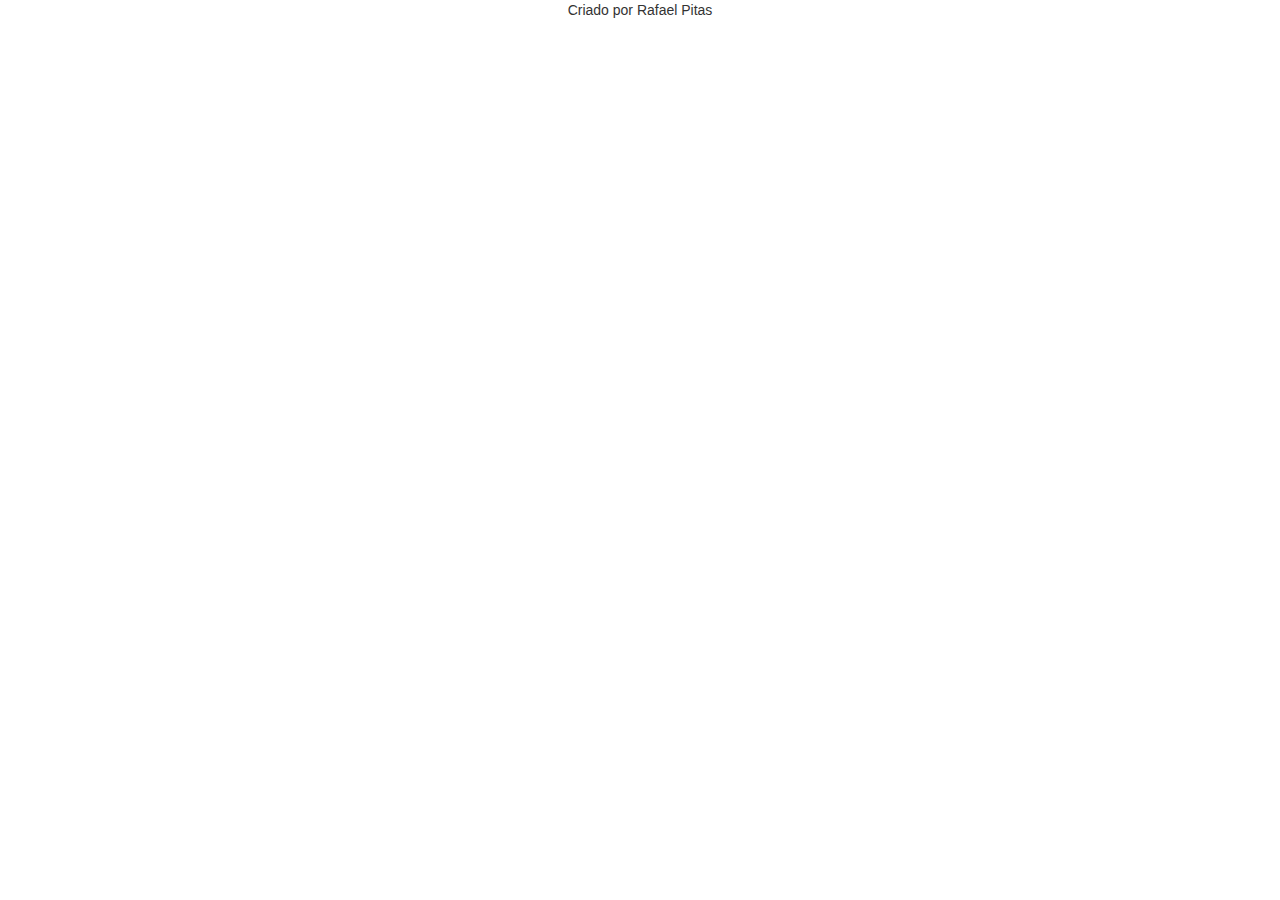
<file: Angular JS/index.html>
<html ng-app="listaTelefonica">
<head>
	<meta charset="UTF-8">
	<title>Lista Telefonica</title>
	<link rel="stylesheet" type="text/css" href="lib/bootstrap/bootstrap.css">
	<link rel="stylesheet" type="text/css" href="css/app.css">
	<link rel="stylesheet" type="text/css" href="css/ui.css">
	<script src="lib/angular/angular.js"></script>
	<script src="lib/angular/angular-route.js"></script>
	<script src="lib/angular/angular-messages.js"></script>
	<script src="lib/angular/angular-locale_pt-br.js"></script>
	<script src="lib/serialGenerator/serialGenerator.js"></script>
	<script src="lib/ui/ui.js"></script>
	<script src="js/app.js"></script>
	<script src="js/controllers/listaTelefonicaCtrl.js"></script>
	<script src="js/controllers/novoContatoCtrl.js"></script>
	<script src="js/controllers/detalhesContatoCtrl.js"></script>
	<script src="js/services/contatosAPIService.js"></script>
	<script src="js/services/operadorasAPIService.js"></script>
	<script src="js/config/serialGeneratorConfig.js"></script>
	<script src="js/config/routeConfig.js"></script>
	<script src="js/value/configValue.js"></script>
	<script src="js/filters/nameFilter.js"></script>
	<script src="js/filters/ellipsisFilter.js"></script>
	<script src="js/filters/upperFilter.js"></script>
	<script src="js/directives/uiAlertDirective.js"></script>
	<script src="js/directives/uiDateDirective.js"></script>
	<script src="js/interceptors/timestampInterceptor.js"></script>
	<script src="js/interceptors/errorInterceptor.js"></script>
	<script src="js/interceptors/loadingInterceptor.js"></script>
	<script src="js/config/interceptorsConfig.js"></script>
</head>
<body>
	<div class="jumbotron" ng-show="loading">
		<h5>Carregando, por favor aguarde...</h5>
	</div>
	<div ng-hide="loading">
		<div ng-view></div>
		<div ng-include="'view/footer.html'"></div>
	</div>
</body>
</html>
</file>
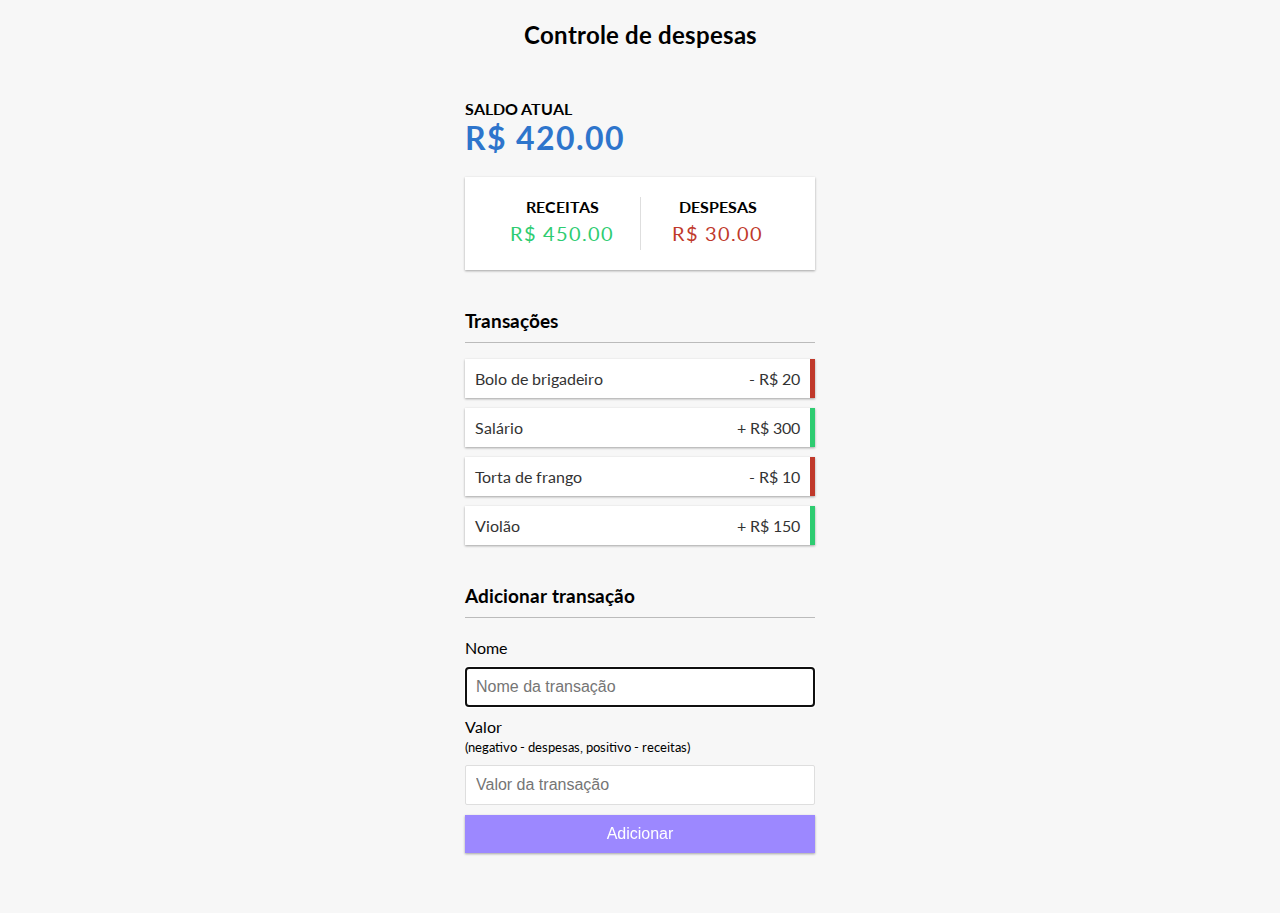
<file: Controle de Despesas/index.html>
<!DOCTYPE html>
<html lang="pt-br">
  <head>
    <meta charset="UTF-8" />
    <meta name="viewport" content="width=device-width, initial-scale=1.0" />
    <link rel="stylesheet" href="./style.css" />
    <title>Controle de despesas</title>
  </head>
  <body>
    <h2>Controle de despesas</h2>

    <div class="container">
      <h4>Saldo atual</h4>
      
      <h1 id="balance" class="balance">R$ 0.00</h1>

      <div class="inc-exp-container">
        <div>
          <h4>Receitas</h4>
          <p id="money-plus" class="money plus">+ R$0.00</p>
        </div>

        <div>
          <h4>Despesas</h4>
          <p id="money-minus" class="money minus">- R$0.00</p>
        </div>
      </div>

      <h3>Transações</h3>
      
      <ul id="transactions" class="transactions">

      </ul>

      <h3>Adicionar transação</h3>
      
      <form id="form">
        <div class="form-control">
          <label for="text">Nome</label>
          <input autofocus type="text" id="text" placeholder="Nome da transação" />
        </div>

        <div class="form-control">
          <label for="amount">Valor <br />
            <small>(negativo - despesas, positivo - receitas)</small>
          </label>
          <input type="number" id="amount" placeholder="Valor da transação" />
        </div>

        <button class="btn">Adicionar</button>
      </form>
    </div>

    <script src="script.js"></script>
  </body>
</html>
</file>
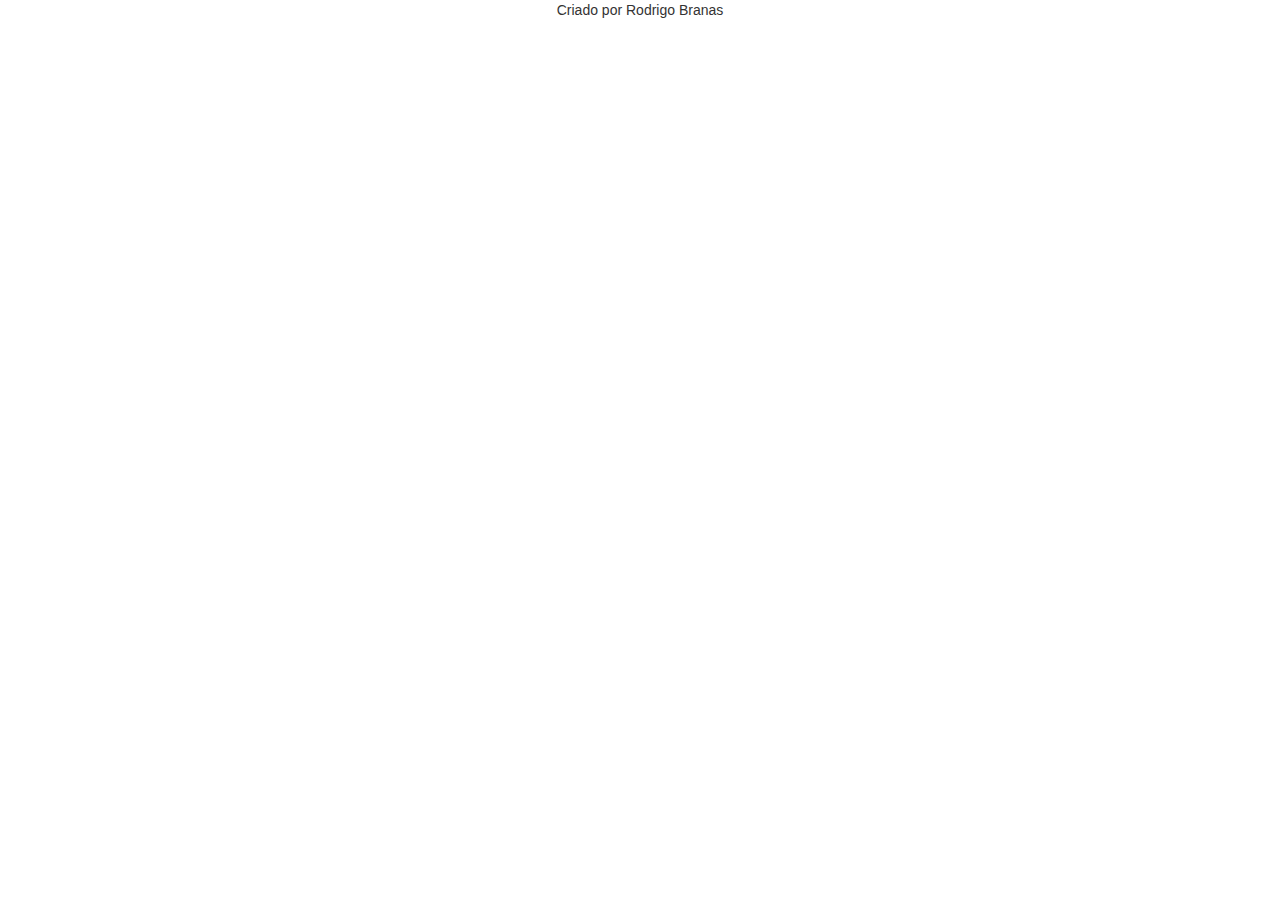
<file: Youtube Course/AngularJS_14_Single_Page_Application/index.html>
<html ng-app="listaTelefonica">
<head>
	<meta charset="UTF-8">
	<title>Lista Telefonica</title>
	<link rel="stylesheet" type="text/css" href="lib/bootstrap/bootstrap.css">
	<link rel="stylesheet" type="text/css" href="css/app.css">
	<link rel="stylesheet" type="text/css" href="css/ui.css">
	<script src="lib/angular/angular.js"></script>
	<script src="lib/angular/angular-route.js"></script>
	<script src="lib/angular/angular-messages.js"></script>
	<script src="lib/serialGenerator/serialGenerator.js"></script>
	<script src="lib/ui/ui.js"></script>
	<script src="js/app.js"></script>
	<script src="js/controllers/listaTelefonicaCtrl.js"></script>
	<script src="js/controllers/novoContatoCtrl.js"></script>
	<script src="js/controllers/detalhesContatoCtrl.js"></script>
	<script src="js/services/contatosAPIService.js"></script>
	<script src="js/services/operadorasAPIService.js"></script>
	<script src="js/config/serialGeneratorConfig.js"></script>
	<script src="js/config/routeConfig.js"></script>
	<script src="js/value/configValue.js"></script>
	<script src="js/filters/nameFilter.js"></script>
	<script src="js/filters/ellipsisFilter.js"></script>
	<script src="js/directives/uiAlertDirective.js"></script>
	<script src="js/directives/uiDateDirective.js"></script>
</head>
<body>
	<div ng-view></div>
	<div ng-include="'view/footer.html'"></div>
</body>
</html>
</file>
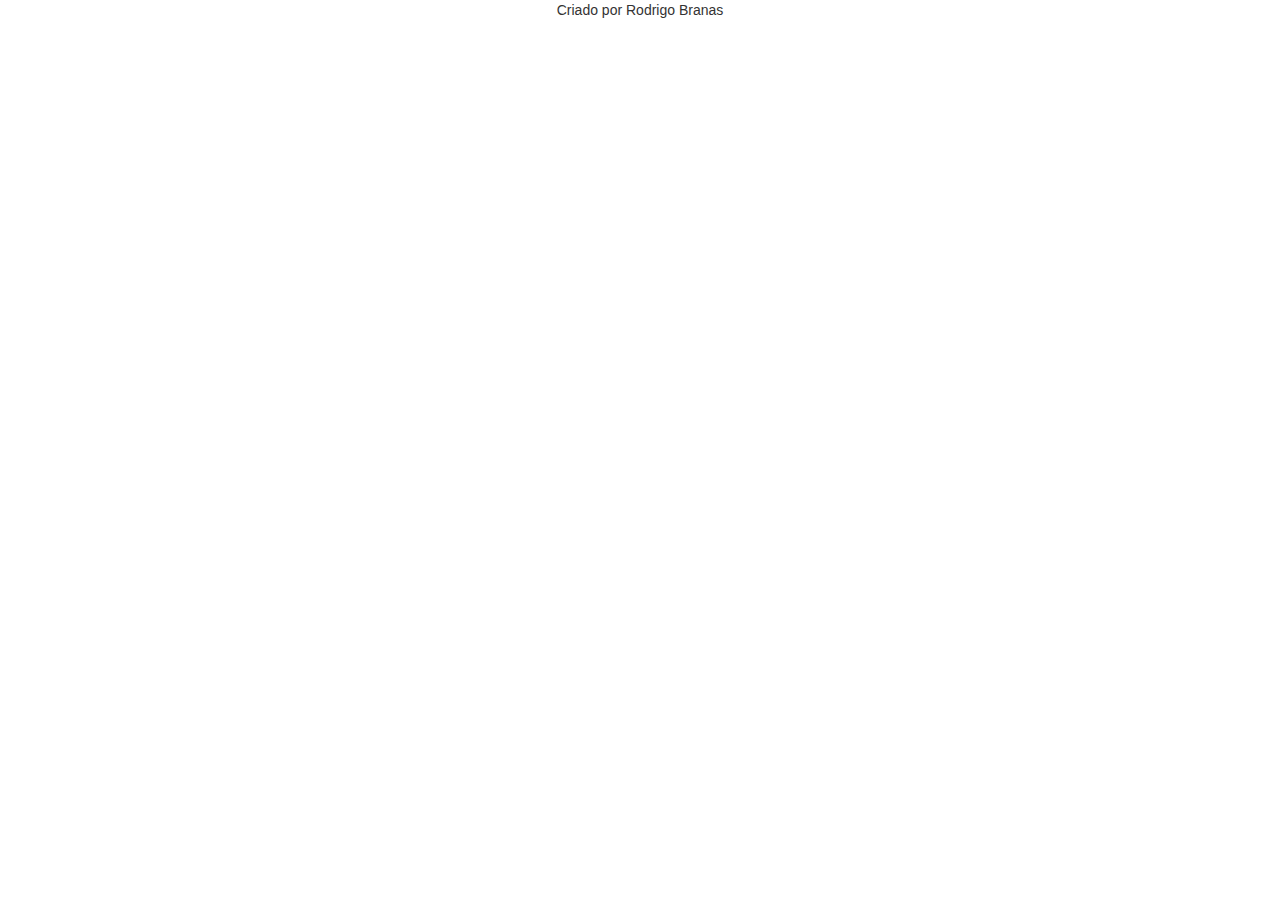
<file: Youtube Course/AngularJS_15_Interceptors/index.html>
<html ng-app="listaTelefonica">
<head>
	<meta charset="UTF-8">
	<title>Lista Telefonica</title>
	<link rel="stylesheet" type="text/css" href="lib/bootstrap/bootstrap.css">
	<link rel="stylesheet" type="text/css" href="css/app.css">
	<link rel="stylesheet" type="text/css" href="css/ui.css">
	<script src="lib/angular/angular.js"></script>
	<script src="lib/angular/angular-route.js"></script>
	<script src="lib/angular/angular-messages.js"></script>
	<script src="lib/serialGenerator/serialGenerator.js"></script>
	<script src="lib/ui/ui.js"></script>
	<script src="js/app.js"></script>
	<script src="js/controllers/listaTelefonicaCtrl.js"></script>
	<script src="js/controllers/novoContatoCtrl.js"></script>
	<script src="js/controllers/detalhesContatoCtrl.js"></script>
	<script src="js/services/contatosAPIService.js"></script>
	<script src="js/services/operadorasAPIService.js"></script>
	<script src="js/config/serialGeneratorConfig.js"></script>
	<script src="js/config/routeConfig.js"></script>
	<script src="js/value/configValue.js"></script>
	<script src="js/filters/nameFilter.js"></script>
	<script src="js/filters/ellipsisFilter.js"></script>
	<script src="js/directives/uiAlertDirective.js"></script>
	<script src="js/directives/uiDateDirective.js"></script>
	<script src="js/interceptors/timestampInterceptor.js"></script>
	<script src="js/interceptors/errorInterceptor.js"></script>
	<script src="js/interceptors/loadingInterceptor.js"></script>
	<script src="js/config/interceptorsConfig.js"></script>
</head>
<body>
	<div class="jumbotron" ng-show="loading">
		<h5>Carregando, por favor aguarde...</h5>
	</div>
	<div ng-hide="loading">
		<div ng-view></div>
		<div ng-include="'view/footer.html'"></div>
	</div>
</body>
</html>
</file>
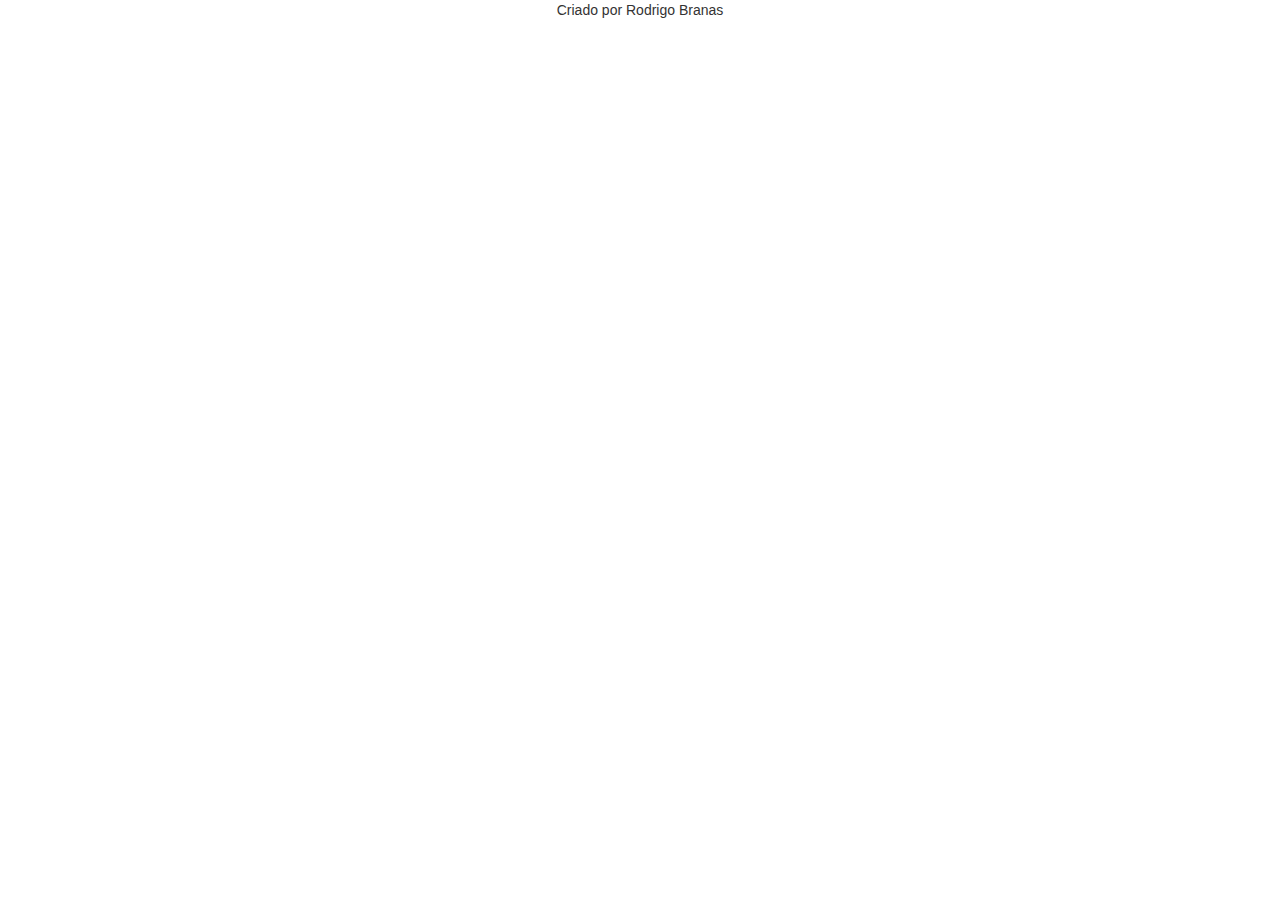
<file: Youtube Course/AngularJS_16_Aumentando_a_Performance_Parte_1/index.html>
<html ng-app="listaTelefonica">
<head>
	<meta charset="UTF-8">
	<title>Lista Telefonica</title>
	<link rel="stylesheet" type="text/css" href="lib/bootstrap/bootstrap.css">
	<link rel="stylesheet" type="text/css" href="css/app.css">
	<link rel="stylesheet" type="text/css" href="css/ui.css">
	<script src="lib/angular/angular.js"></script>
	<script src="lib/angular/angular-route.js"></script>
	<script src="lib/angular/angular-messages.js"></script>
	<script src="lib/angular/angular-locale_pt-br.js"></script>
	<script src="lib/serialGenerator/serialGenerator.js"></script>
	<script src="lib/ui/ui.js"></script>
	<script src="js/app.js"></script>
	<script src="js/controllers/listaTelefonicaCtrl.js"></script>
	<script src="js/controllers/novoContatoCtrl.js"></script>
	<script src="js/controllers/detalhesContatoCtrl.js"></script>
	<script src="js/services/contatosAPIService.js"></script>
	<script src="js/services/operadorasAPIService.js"></script>
	<script src="js/config/serialGeneratorConfig.js"></script>
	<script src="js/config/routeConfig.js"></script>
	<script src="js/value/configValue.js"></script>
	<script src="js/filters/nameFilter.js"></script>
	<script src="js/filters/ellipsisFilter.js"></script>
	<script src="js/directives/uiAlertDirective.js"></script>
	<script src="js/directives/uiDateDirective.js"></script>
	<script src="js/interceptors/timestampInterceptor.js"></script>
	<script src="js/interceptors/errorInterceptor.js"></script>
	<script src="js/interceptors/loadingInterceptor.js"></script>
	<script src="js/config/interceptorsConfig.js"></script>
</head>
<body>
	<div class="jumbotron" ng-show="loading">
		<h5>Carregando, por favor aguarde...</h5>
	</div>
	<div ng-hide="loading">
		<div ng-view></div>
		<div ng-include="'view/footer.html'"></div>
	</div>
</body>
</html>
</file>
<file: Angular JS/css/app.css>
.jumbotron {
	width: 700px;
	text-align: center;
	margin-top: 20px;
	margin-left: auto;
	margin-right: auto;
	position: relative;
	padding-top: 60px;
}
h3 {
	margin-bottom: 30px;
}
.table {
	margin-top: 20px;
}
.form-control {
	margin-bottom: 5px;
}
.selecionado {
	background-color: yellow;
}
.negrito {
	font-weight: bold;
}
hr {
	border-color: #999;
}

.ribbon {
	position: absolute;
	top: 0px;
	right: 30px;
	width: 20px;
	height: 40px;
	border-style: solid;
	border-width: 0 10px 10px 10px;
	border-color: transparent transparent #EEE transparent;
	cursor: pointer;
	background-color: #EE0000;
}
.ribbon:hover {
	height: 41px;
}
</file>
<file: Angular JS/css/ui.css>
.ui-alert {
	background-color: #F2DEDE;
	padding: 20px;
	border-radius: 5px;
	margin-top: 20px;
	margin-bottom: 20px;
}

.ui-alert-title {
	color: #AF4341;
	font-weight: bold;
	font-size: 24px;
}

.ui-alert-message {
	color: #AF4341;
}

.ui-accordion-title {
	border: 1px solid #CCCCCC;
	cursor: pointer;
	background: -moz-linear-gradient(top, #CCCCCC, #EEEEEE);
	padding: 10px;
	font-size: 16px;
	font-weight: bold;
	border-radius: 5px 5px 0px 0px;
	margin-top: 10px;
	text-align: left;
}
.ui-accordion-content {
	border: 1px dashed #CCCCCC;
	border-top: 0px;
	border-radius: 0px 0px 5px 5px;
	background-color: #FFFFFF;
	padding: 10px;
	margin-bottom: 10px;
	font-size: 14px;
	text-align: left;
}
</file>
<file: Controle de Despesas/style.css>
@import url('https://fonts.googleapis.com/css?family=Lato&display=swap');

:root {
  --box-shadow: 0 1px 3px rgba(0, 0, 0, 0.12), 0 1px 2px rgba(0, 0, 0, 0.24);
}

* {
  box-sizing: border-box;
}

body {
  background-color: #f7f7f7;
  display: flex;
  flex-direction: column;
  align-items: center;
  justify-content: center;
  min-height: 100vh;
  margin: 0;
  font-family: 'Lato', sans-serif;
}

.container {
  margin: 30px auto;
  width: 350px;
}

h1 {
  letter-spacing: 1px;
  margin: 0;
  color: #2e75cc;
}

h3 {
  border-bottom: 1px solid #bbb;
  padding-bottom: 10px;
  margin: 40px 0 10px;
}

h4 {
  margin: 0;
  text-transform: uppercase;
}

.inc-exp-container {
  background-color: #fff;
  box-shadow: var(--box-shadow);
  padding: 20px;
  display: flex;
  justify-content: space-between;
  margin: 20px 0;
}

.inc-exp-container > div {
  flex: 1;
  text-align: center;
}

.inc-exp-container > div:first-of-type {
  border-right: 1px solid #dedede;
}

.money {
  font-size: 20px;
  letter-spacing: 1px;
  margin: 5px 0;
}

.money.plus {
  color: #2ecc71;
}

.money.minus {
  color: #c0392b;
}

label {
  display: inline-block;
  margin: 10px 0;
}

input[type='text'],
input[type='number'] {
  border: 1px solid #dedede;
  border-radius: 2px;
  display: block;
  font-size: 16px;
  padding: 10px;
  width: 100%;
}

.btn {
  cursor: pointer;
  background-color: #9c88ff;
  box-shadow: var(--box-shadow);
  color: #fff;
  border: 0;
  display: block;
  font-size: 16px;
  margin: 10px 0 30px;
  padding: 10px;
  width: 100%;
}

.btn:focus,
.delete-btn:focus {
  outline: 0;
}

.transactions {
  list-style-type: none;
  padding: 0;
  margin-bottom: 40px;
}

.transactions li {
  background-color: #fff;
  box-shadow: var(--box-shadow);
  color: #333;
  display: flex;
  justify-content: space-between;
  position: relative;
  padding: 10px;
  margin: 10px 0;
}

.transactions li.plus {
  border-right: 5px solid #2ecc71;
}

.transactions li.minus {
  border-right: 5px solid #c0392b;
}

.delete-btn {
  cursor: pointer;
  background-color: #e74c3c;
  border: 0;
  color: #fff;
  font-size: 20px;
  line-height: 20px;
  padding: 2px 5px;
  position: absolute;
  top: 50%;
  left: 0;
  transform: translate(-100%, -50%);
  opacity: 0;
  transition: opacity 0.3s ease;
}

.transactions li:hover .delete-btn {
  opacity: 1;
}
</file>
<file: Youtube Course/AngularJS_14_Single_Page_Application/css/app.css>
.jumbotron {
	width: 700px;
	text-align: center;
	margin-top: 20px;
	margin-left: auto;
	margin-right: auto;
	position: relative;
	padding-top: 60px;
}
h3 {
	margin-bottom: 30px;
}
.table {
	margin-top: 20px;
}
.form-control {
	margin-bottom: 5px;
}
.selecionado {
	background-color: yellow;
}
.negrito {
	font-weight: bold;
}
hr {
	border-color: #999;
}

.ribbon {
	position: absolute;
	top: 0px;
	right: 30px;
	width: 20px;
	height: 40px;
	border-style: solid;
	border-width: 0 10px 10px 10px;
	border-color: transparent transparent #EEE transparent;
	cursor: pointer;
	background-color: #EE0000;
}
.ribbon:hover {
	height: 41px;
}
</file>
<file: Youtube Course/AngularJS_14_Single_Page_Application/css/ui.css>
.ui-alert {
	background-color: #F2DEDE;
	padding: 20px;
	border-radius: 5px;
	margin-top: 20px;
	margin-bottom: 20px;
}

.ui-alert-title {
	color: #AF4341;
	font-weight: bold;
	font-size: 24px;
}

.ui-alert-message {
	color: #AF4341;
}

.ui-accordion-title {
	border: 1px solid #CCCCCC;
	cursor: pointer;
	background: -moz-linear-gradient(top, #CCCCCC, #EEEEEE);
	padding: 10px;
	font-size: 16px;
	font-weight: bold;
	border-radius: 5px 5px 0px 0px;
	margin-top: 10px;
	text-align: left;
}
.ui-accordion-content {
	border: 1px dashed #CCCCCC;
	border-top: 0px;
	border-radius: 0px 0px 5px 5px;
	background-color: #FFFFFF;
	padding: 10px;
	margin-bottom: 10px;
	font-size: 14px;
	text-align: left;
}
</file>
<file: Youtube Course/AngularJS_15_Interceptors/css/app.css>
.jumbotron {
	width: 700px;
	text-align: center;
	margin-top: 20px;
	margin-left: auto;
	margin-right: auto;
	position: relative;
	padding-top: 60px;
}
h3 {
	margin-bottom: 30px;
}
.table {
	margin-top: 20px;
}
.form-control {
	margin-bottom: 5px;
}
.selecionado {
	background-color: yellow;
}
.negrito {
	font-weight: bold;
}
hr {
	border-color: #999;
}

.ribbon {
	position: absolute;
	top: 0px;
	right: 30px;
	width: 20px;
	height: 40px;
	border-style: solid;
	border-width: 0 10px 10px 10px;
	border-color: transparent transparent #EEE transparent;
	cursor: pointer;
	background-color: #EE0000;
}
.ribbon:hover {
	height: 41px;
}
</file>
<file: Youtube Course/AngularJS_15_Interceptors/css/ui.css>
.ui-alert {
	background-color: #F2DEDE;
	padding: 20px;
	border-radius: 5px;
	margin-top: 20px;
	margin-bottom: 20px;
}

.ui-alert-title {
	color: #AF4341;
	font-weight: bold;
	font-size: 24px;
}

.ui-alert-message {
	color: #AF4341;
}

.ui-accordion-title {
	border: 1px solid #CCCCCC;
	cursor: pointer;
	background: -moz-linear-gradient(top, #CCCCCC, #EEEEEE);
	padding: 10px;
	font-size: 16px;
	font-weight: bold;
	border-radius: 5px 5px 0px 0px;
	margin-top: 10px;
	text-align: left;
}
.ui-accordion-content {
	border: 1px dashed #CCCCCC;
	border-top: 0px;
	border-radius: 0px 0px 5px 5px;
	background-color: #FFFFFF;
	padding: 10px;
	margin-bottom: 10px;
	font-size: 14px;
	text-align: left;
}
</file>
<file: Youtube Course/AngularJS_16_Aumentando_a_Performance_Parte_1/css/app.css>
.jumbotron {
	width: 700px;
	text-align: center;
	margin-top: 20px;
	margin-left: auto;
	margin-right: auto;
	position: relative;
	padding-top: 60px;
}
h3 {
	margin-bottom: 30px;
}
.table {
	margin-top: 20px;
}
.form-control {
	margin-bottom: 5px;
}
.selecionado {
	background-color: yellow;
}
.negrito {
	font-weight: bold;
}
hr {
	border-color: #999;
}

.ribbon {
	position: absolute;
	top: 0px;
	right: 30px;
	width: 20px;
	height: 40px;
	border-style: solid;
	border-width: 0 10px 10px 10px;
	border-color: transparent transparent #EEE transparent;
	cursor: pointer;
	background-color: #EE0000;
}
.ribbon:hover {
	height: 41px;
}
</file>
<file: Youtube Course/AngularJS_16_Aumentando_a_Performance_Parte_1/css/ui.css>
.ui-alert {
	background-color: #F2DEDE;
	padding: 20px;
	border-radius: 5px;
	margin-top: 20px;
	margin-bottom: 20px;
}

.ui-alert-title {
	color: #AF4341;
	font-weight: bold;
	font-size: 24px;
}

.ui-alert-message {
	color: #AF4341;
}

.ui-accordion-title {
	border: 1px solid #CCCCCC;
	cursor: pointer;
	background: -moz-linear-gradient(top, #CCCCCC, #EEEEEE);
	padding: 10px;
	font-size: 16px;
	font-weight: bold;
	border-radius: 5px 5px 0px 0px;
	margin-top: 10px;
	text-align: left;
}
.ui-accordion-content {
	border: 1px dashed #CCCCCC;
	border-top: 0px;
	border-radius: 0px 0px 5px 5px;
	background-color: #FFFFFF;
	padding: 10px;
	margin-bottom: 10px;
	font-size: 14px;
	text-align: left;
}
</file>
